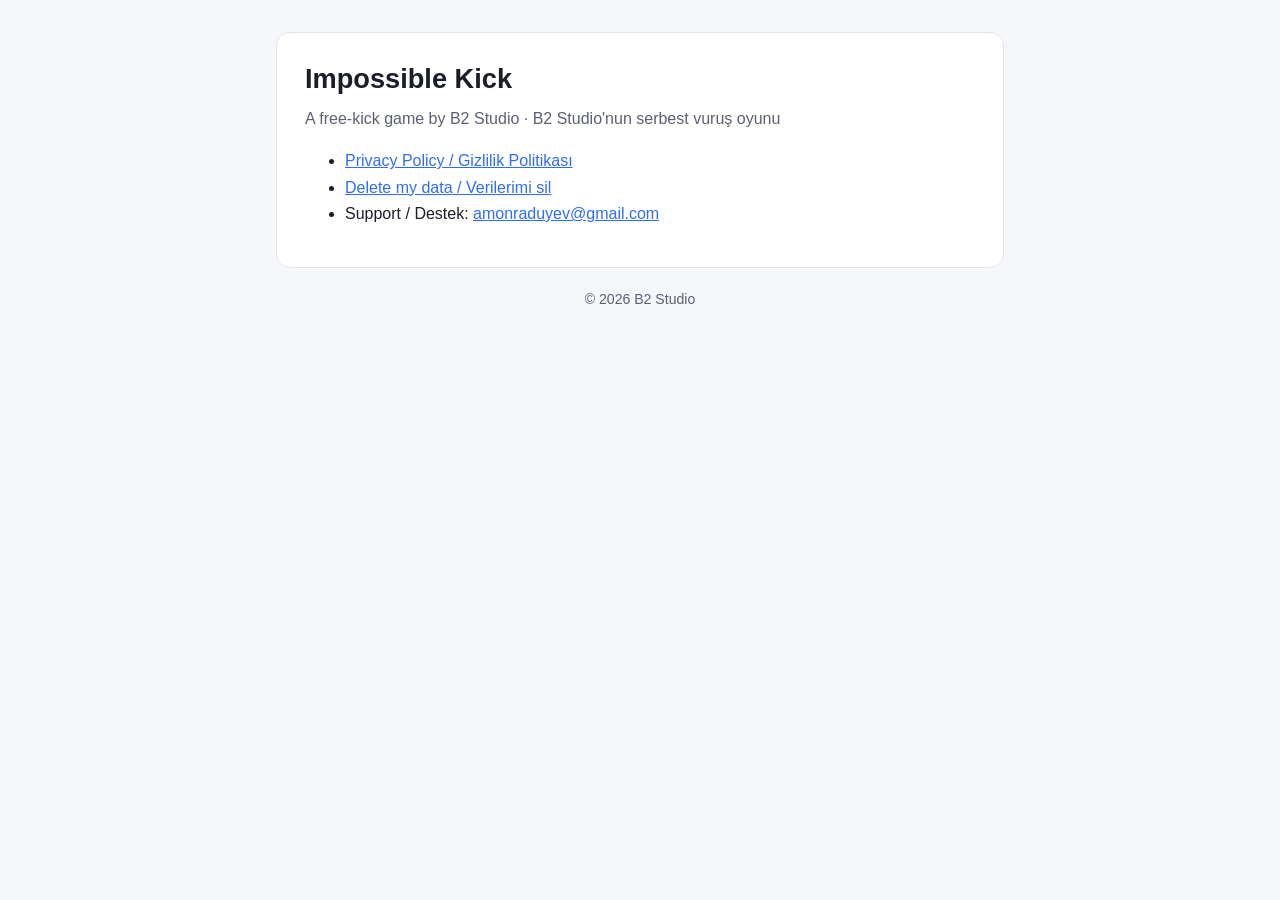
<file: index.html>
<!doctype html>
<html lang="en">
<head>
<meta charset="utf-8">
<meta name="viewport" content="width=device-width,initial-scale=1">
<title>Impossible Kick</title>
<link rel="stylesheet" href="style.css">
</head>
<body>
<main>
<div class="card">
<h1>Impossible Kick</h1>
<p class="sub">A free-kick game by B2 Studio · B2 Studio'nun serbest vuruş oyunu</p>
<ul>
<li><a href="privacy.html">Privacy Policy / Gizlilik Politikası</a></li>
<li><a href="delete.html">Delete my data / Verilerimi sil</a></li>
<li>Support / Destek: <a href="mailto:amonraduyev@gmail.com">amonraduyev@gmail.com</a></li>
</ul>
</div>
<footer>© 2026 B2 Studio</footer>
</main>
</body>
</html>
</file>
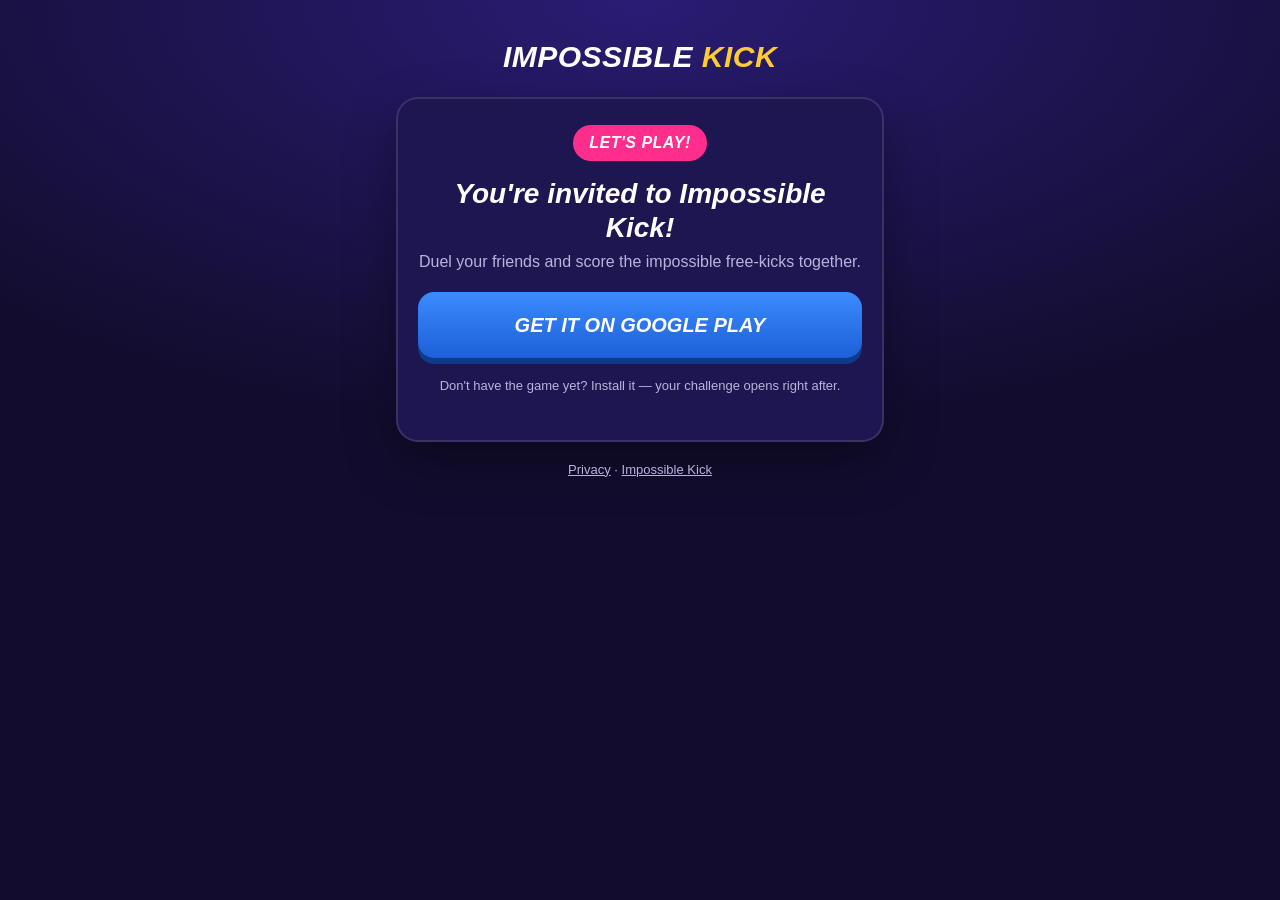
<file: d/index.html>
<!doctype html>
<html lang="en">
<head>
<meta charset="utf-8">
<meta name="viewport" content="width=device-width,initial-scale=1">
<title>Impossible Kick – Challenge</title>
<meta name="description" content="A friend challenged you on Impossible Kick. Can you beat their free-kick?">
<meta property="og:type" content="website">
<meta property="og:title" content="⚽ You've been challenged on Impossible Kick!">
<meta property="og:description" content="Can you beat your friend's free-kick? Tap to accept the duel.">
<meta property="og:image" content="https://amonraduyev.github.io/ifk-legal/og.png">
<meta property="og:image:width" content="1200">
<meta property="og:image:height" content="630">
<meta name="twitter:card" content="summary_large_image">
<meta name="theme-color" content="#140f33">
<style>
  :root{--bg:#120d2e;--card:#1d1650;--ink:#fff;--mute:#b9b4dd;--pink:#ff2d8b;--gold:#ffcb32;--blue:#2d7bff}
  *{box-sizing:border-box}
  html,body{margin:0;min-height:100%;background:radial-gradient(120% 80% at 50% 0%,#2a1c74 0%,var(--bg) 60%) fixed;color:var(--ink);font:16px/1.5 -apple-system,BlinkMacSystemFont,"Segoe UI",Roboto,sans-serif}
  main{max-width:520px;margin:0 auto;padding:28px 16px 40px;text-align:center}
  .logo{font-weight:900;font-style:italic;font-size:30px;letter-spacing:.5px;margin:6px 0 18px}
  .logo span{color:var(--gold)}
  .card{background:var(--card);border:2px solid rgba(255,255,255,.12);border-radius:22px;padding:26px 20px;box-shadow:0 20px 50px rgba(0,0,0,.35)}
  .tag{display:inline-block;background:var(--pink);color:#fff;font-weight:900;font-style:italic;border-radius:999px;padding:6px 16px;letter-spacing:.5px}
  h1{font-size:28px;line-height:1.2;margin:16px 0 6px;font-style:italic;font-weight:900}
  p{color:var(--mute);margin:0 0 18px}
  .btn{display:block;width:100%;border:0;border-radius:16px;padding:18px 16px;font-size:20px;font-weight:900;font-style:italic;color:#fff;text-decoration:none;margin:10px 0;cursor:pointer}
  .play{background:linear-gradient(180deg,#ff4f9e,#d81b6a);box-shadow:0 6px 0 #8f0f45}
  .store{background:linear-gradient(180deg,#3b8bff,#1d5fd6);box-shadow:0 6px 0 #0f3a8a}
  .small{font-size:13px;color:var(--mute);margin-top:18px}
  .small a{color:var(--mute)}
  .hidden{display:none}
</style>
</head>
<body>
<main>
  <div class="logo">IMPOSSIBLE <span>KICK</span></div>
  <div class="card">
    <span class="tag" id="tag">CHALLENGE!</span>
    <h1 id="title">A friend challenged you!</h1>
    <p id="sub">Can you beat their free-kick? Same level, same rules, three attempts.</p>
    <a class="btn play" id="open" href="#">OPEN IN THE GAME</a>
    <a class="btn store" id="store" href="#">GET IT ON GOOGLE PLAY</a>
    <p class="small hidden" id="ios">The iPhone version is coming soon.</p>
    <p class="small" id="hint">Don't have the game yet? Install it — your challenge opens right after.</p>
  </div>
  <p class="small"><a href="../privacy.html">Privacy</a> · <a href="../index.html">Impossible Kick</a></p>
</main>
<script>
(function () {
  var PKG = 'com.GoToTheMoon.ImpossibleFreekick';
  var APPSTORE = null; // the App Store page, once the iOS version is out
  var q = new URLSearchParams(location.search);
  var id = (q.get('i') || '').replace(/[^0-9A-Za-z]/g, '').slice(0, 12);
  var code = q.get('c') || '';
  var query = id ? 'i=' + encodeURIComponent(id) : (code ? 'c=' + encodeURIComponent(code) : '');
  var play = 'https://play.google.com/store/apps/details?id=' + PKG + (query ? '&referrer=' + encodeURIComponent(query) : '');
  var ua = navigator.userAgent || '';
  var android = /Android/i.test(ua), ios = /iPhone|iPad|iPod/i.test(ua) || (navigator.platform === 'MacIntel' && navigator.maxTouchPoints > 1);
  var tr = (navigator.language || '').toLowerCase().indexOf('tr') === 0;
  var T = tr ? {
    tag: 'MEYDAN OKUMA!', title: 'Bir arkadaşın sana meydan okudu!', sub: 'Onun frikiğini geçebilir misin? Aynı bölüm, aynı kurallar, üç deneme.',
    invTag: 'HADİ OYNAYALIM!', invTitle: 'Impossible Kick\'e davetlisin!', invSub: 'Arkadaşınla düello yap, imkânsız frikikleri birlikte at.',
    open: 'OYUNDA AÇ', store: 'GOOGLE PLAY\'DEN İNDİR', ios: 'iPhone sürümü çok yakında.', hint: 'Oyun yüklü değil mi? İndir — meydan okuman hemen ardından açılır.'
  } : {
    tag: 'CHALLENGE!', title: 'A friend challenged you!', sub: 'Can you beat their free-kick? Same level, same rules, three attempts.',
    invTag: 'LET\'S PLAY!', invTitle: 'You\'re invited to Impossible Kick!', invSub: 'Duel your friends and score the impossible free-kicks together.',
    open: 'OPEN IN THE GAME', store: 'GET IT ON GOOGLE PLAY', ios: 'The iPhone version is coming soon.', hint: 'Don\'t have the game yet? Install it — your challenge opens right after.'
  };
  var $ = function (x) { return document.getElementById(x); };
  if (tr) document.documentElement.lang = 'tr';
  $('tag').textContent = query ? T.tag : T.invTag;
  $('title').textContent = query ? T.title : T.invTitle;
  $('sub').textContent = query ? T.sub : T.invSub;
  $('open').textContent = T.open;
  $('store').textContent = T.store;
  $('ios').textContent = T.ios;
  $('hint').textContent = T.hint;
  $('store').href = play;

  var deep = 'ifk://d' + (query ? '?' + query : '');
  if (android) {
    // Chrome / most Android browsers: open the game, or fall back to its Play page (with the challenge as referrer)
    var intent = 'intent://d' + (query ? '?' + query : '') + '#Intent;scheme=ifk;package=' + PKG + ';S.browser_fallback_url=' + encodeURIComponent(play) + ';end';
    $('open').href = intent;
    if (query) setTimeout(function () { location.href = intent; }, 300);
  } else if (ios) {
    $('open').href = deep;
    if (APPSTORE) { $('store').href = APPSTORE; $('store').textContent = tr ? 'APP STORE\'DAN İNDİR' : 'GET IT ON THE APP STORE'; }
    else { $('store').classList.add('hidden'); $('ios').classList.remove('hidden'); }
  } else {
    $('open').classList.add('hidden');
  }
})();
</script>
</body>
</html>
</file>
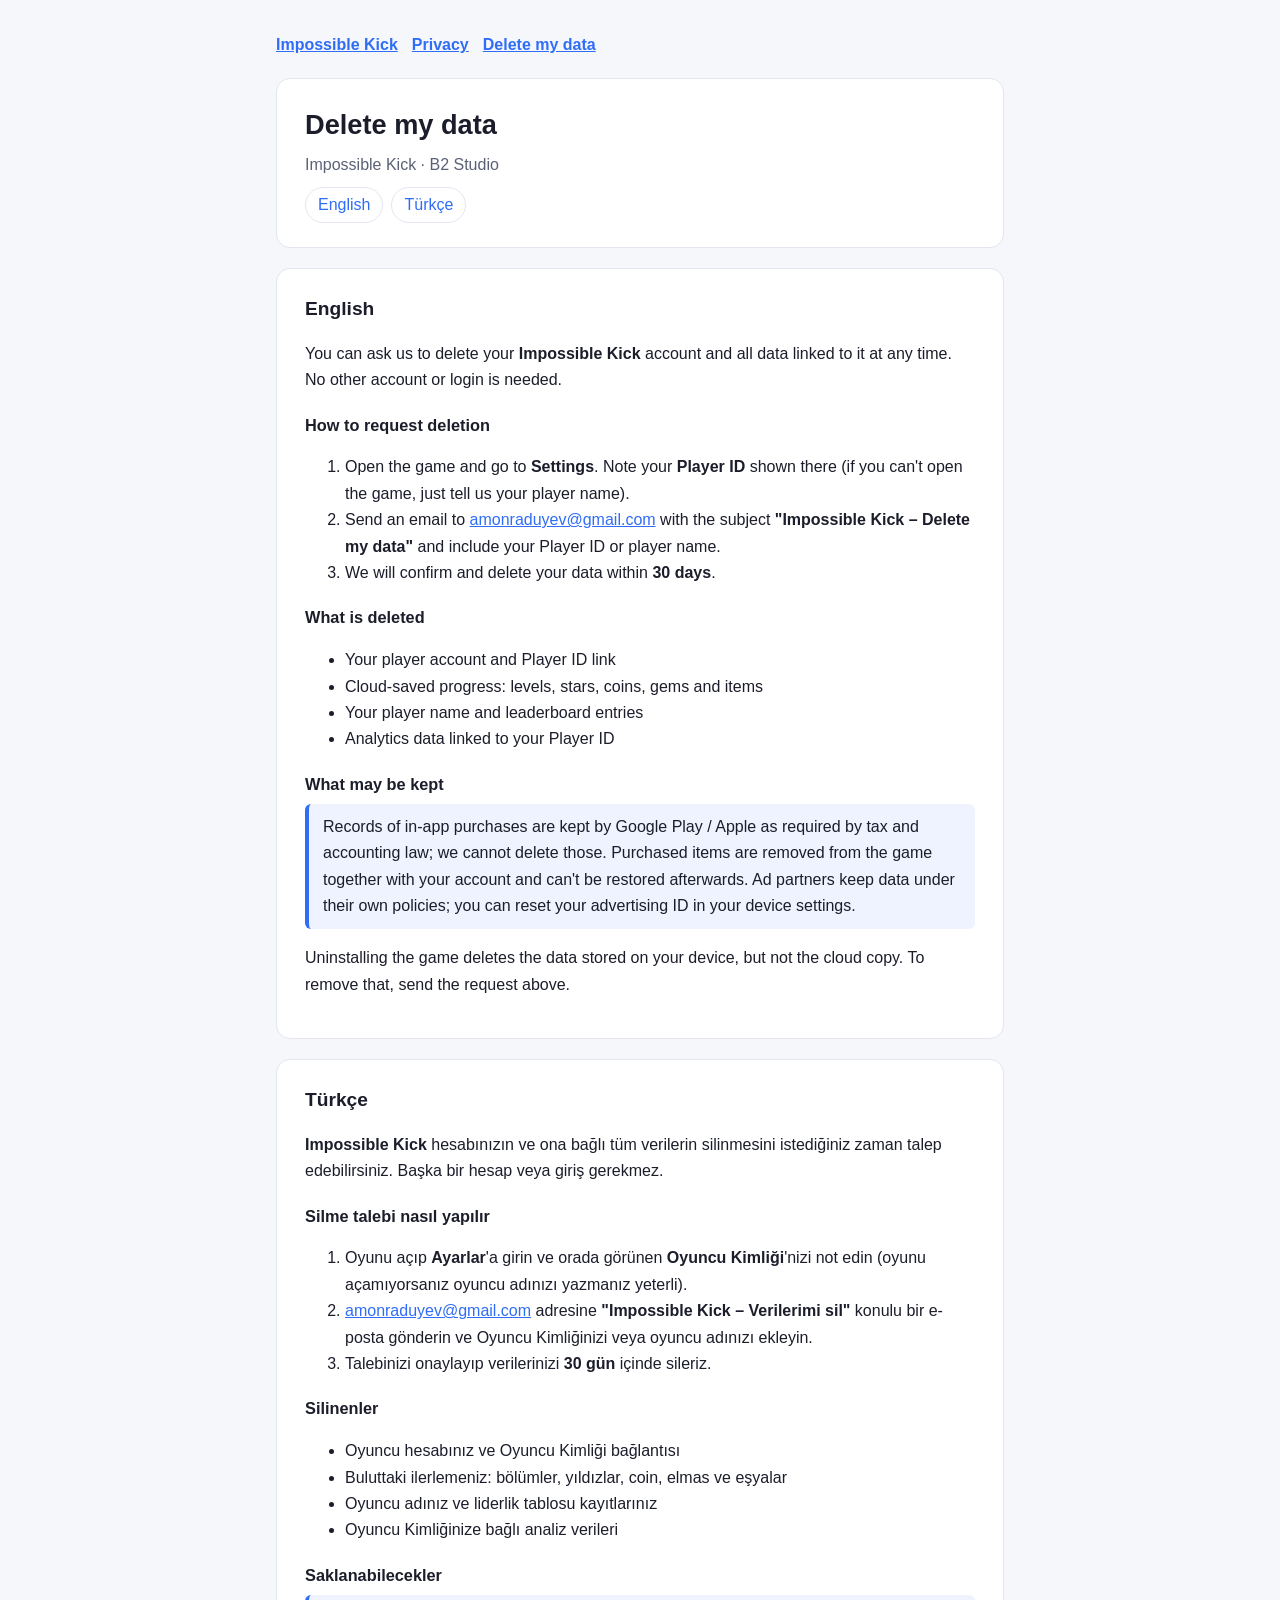
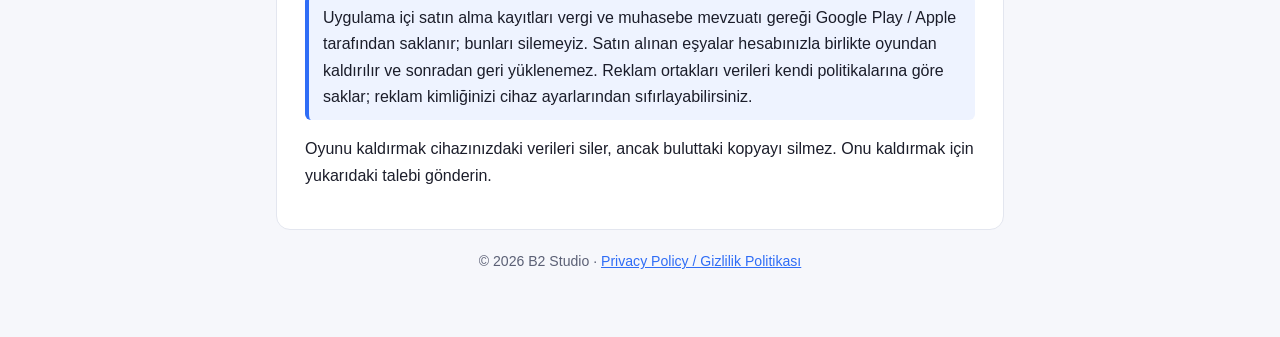
<file: delete.html>
<!doctype html>
<html lang="en">
<head>
<meta charset="utf-8">
<meta name="viewport" content="width=device-width,initial-scale=1">
<title>Delete My Data – Impossible Kick</title>
<link rel="stylesheet" href="style.css">
</head>
<body>
<main>
<nav><a href="index.html">Impossible Kick</a><a href="privacy.html">Privacy</a><a href="delete.html">Delete my data</a></nav>

<div class="card">
<h1>Delete my data</h1>
<p class="sub">Impossible Kick · B2 Studio</p>
<div class="lang"><a href="#en">English</a><a href="#tr">Türkçe</a></div>
</div>

<div class="card" id="en">
<h2 style="margin-top:0">English</h2>
<p>You can ask us to delete your <b>Impossible Kick</b> account and all data linked to it at any time. No other account or login is needed.</p>
<h3>How to request deletion</h3>
<ol>
<li>Open the game and go to <b>Settings</b>. Note your <b>Player ID</b> shown there (if you can't open the game, just tell us your player name).</li>
<li>Send an email to <a href="mailto:amonraduyev@gmail.com?subject=Impossible%20Kick%20-%20Delete%20my%20data">amonraduyev@gmail.com</a> with the subject <b>"Impossible Kick – Delete my data"</b> and include your Player ID or player name.</li>
<li>We will confirm and delete your data within <b>30 days</b>.</li>
</ol>
<h3>What is deleted</h3>
<ul>
<li>Your player account and Player ID link</li>
<li>Cloud-saved progress: levels, stars, coins, gems and items</li>
<li>Your player name and leaderboard entries</li>
<li>Analytics data linked to your Player ID</li>
</ul>
<h3>What may be kept</h3>
<div class="box">Records of in-app purchases are kept by Google Play / Apple as required by tax and accounting law; we cannot delete those. Purchased items are removed from the game together with your account and can't be restored afterwards. Ad partners keep data under their own policies; you can reset your advertising ID in your device settings.</div>
<p>Uninstalling the game deletes the data stored on your device, but not the cloud copy. To remove that, send the request above.</p>
</div>

<div class="card" id="tr" lang="tr">
<h2 style="margin-top:0">Türkçe</h2>
<p><b>Impossible Kick</b> hesabınızın ve ona bağlı tüm verilerin silinmesini istediğiniz zaman talep edebilirsiniz. Başka bir hesap veya giriş gerekmez.</p>
<h3>Silme talebi nasıl yapılır</h3>
<ol>
<li>Oyunu açıp <b>Ayarlar</b>'a girin ve orada görünen <b>Oyuncu Kimliği</b>'nizi not edin (oyunu açamıyorsanız oyuncu adınızı yazmanız yeterli).</li>
<li><a href="mailto:amonraduyev@gmail.com?subject=Impossible%20Kick%20-%20Verilerimi%20sil">amonraduyev@gmail.com</a> adresine <b>"Impossible Kick – Verilerimi sil"</b> konulu bir e-posta gönderin ve Oyuncu Kimliğinizi veya oyuncu adınızı ekleyin.</li>
<li>Talebinizi onaylayıp verilerinizi <b>30 gün</b> içinde sileriz.</li>
</ol>
<h3>Silinenler</h3>
<ul>
<li>Oyuncu hesabınız ve Oyuncu Kimliği bağlantısı</li>
<li>Buluttaki ilerlemeniz: bölümler, yıldızlar, coin, elmas ve eşyalar</li>
<li>Oyuncu adınız ve liderlik tablosu kayıtlarınız</li>
<li>Oyuncu Kimliğinize bağlı analiz verileri</li>
</ul>
<h3>Saklanabilecekler</h3>
<div class="box">Uygulama içi satın alma kayıtları vergi ve muhasebe mevzuatı gereği Google Play / Apple tarafından saklanır; bunları silemeyiz. Satın alınan eşyalar hesabınızla birlikte oyundan kaldırılır ve sonradan geri yüklenemez. Reklam ortakları verileri kendi politikalarına göre saklar; reklam kimliğinizi cihaz ayarlarından sıfırlayabilirsiniz.</div>
<p>Oyunu kaldırmak cihazınızdaki verileri siler, ancak buluttaki kopyayı silmez. Onu kaldırmak için yukarıdaki talebi gönderin.</p>
</div>

<footer>© 2026 B2 Studio · <a href="privacy.html">Privacy Policy / Gizlilik Politikası</a></footer>
</main>
</body>
</html>
</file>
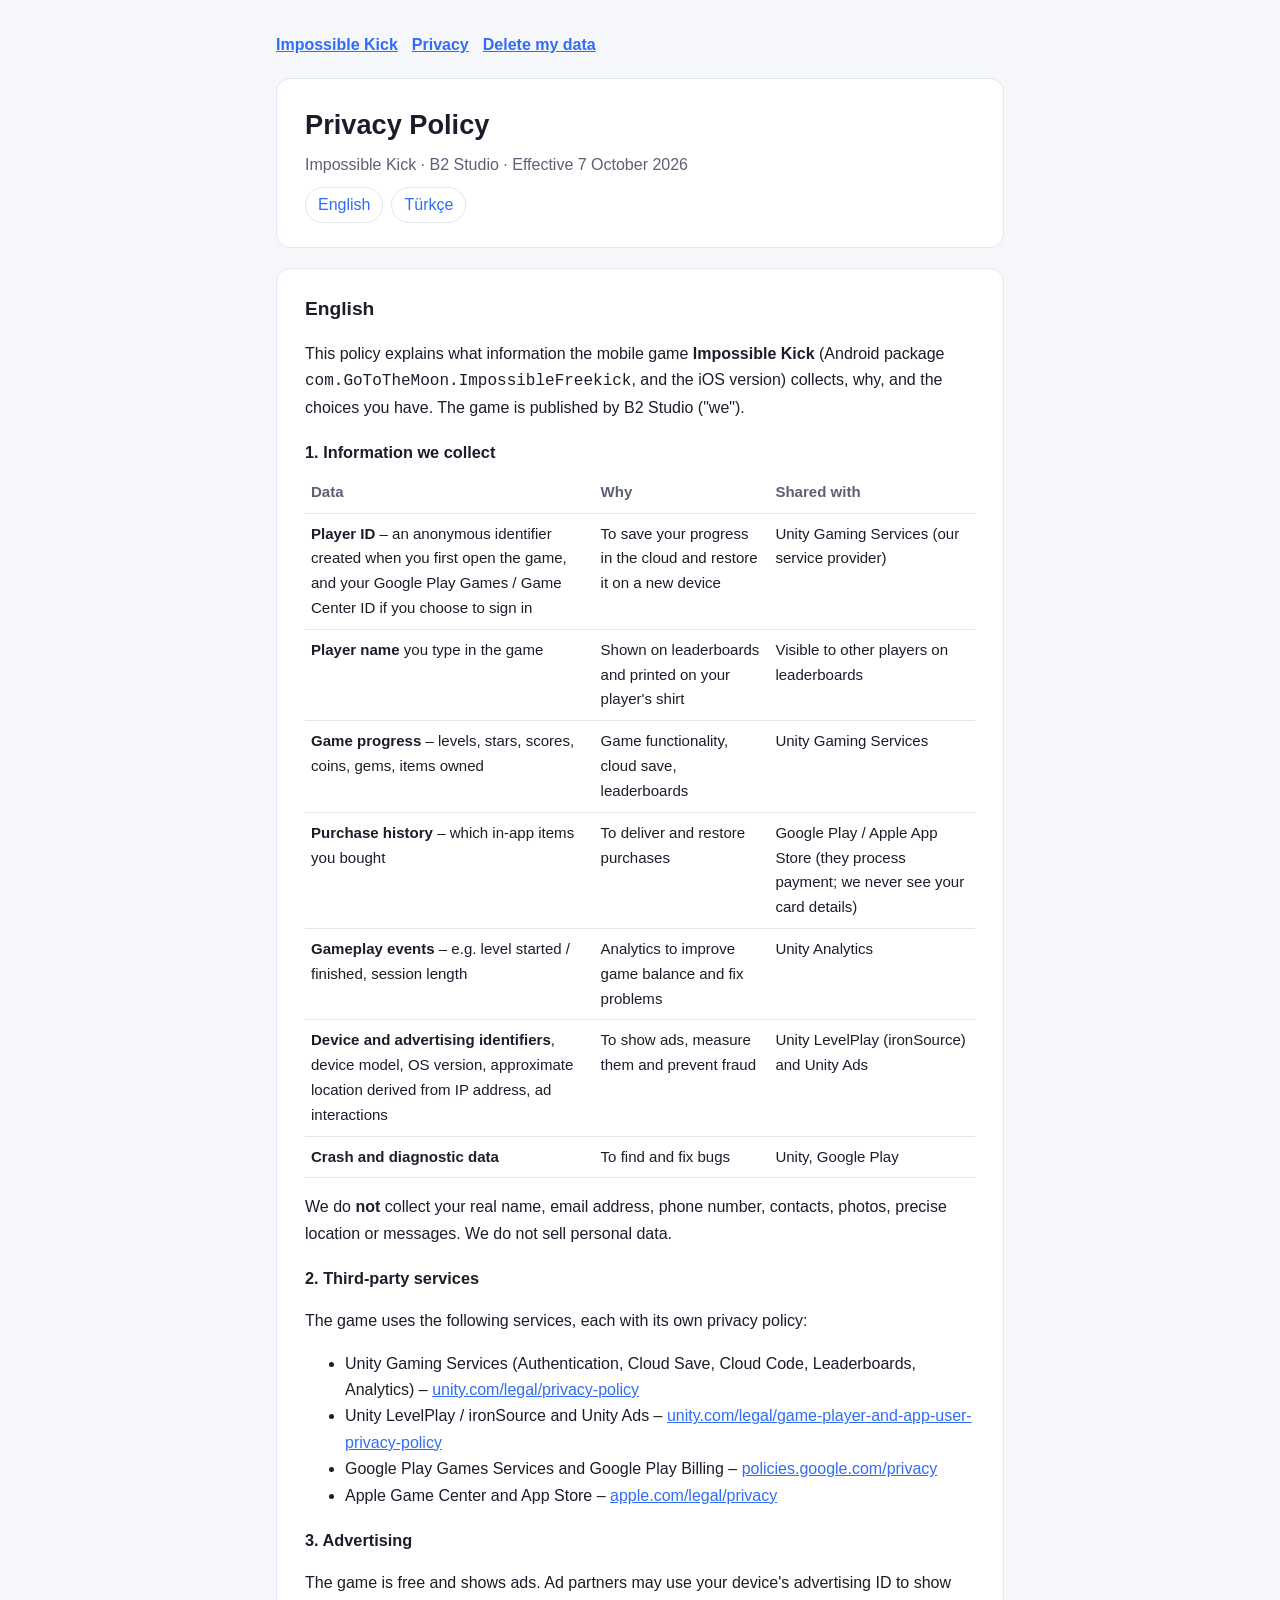
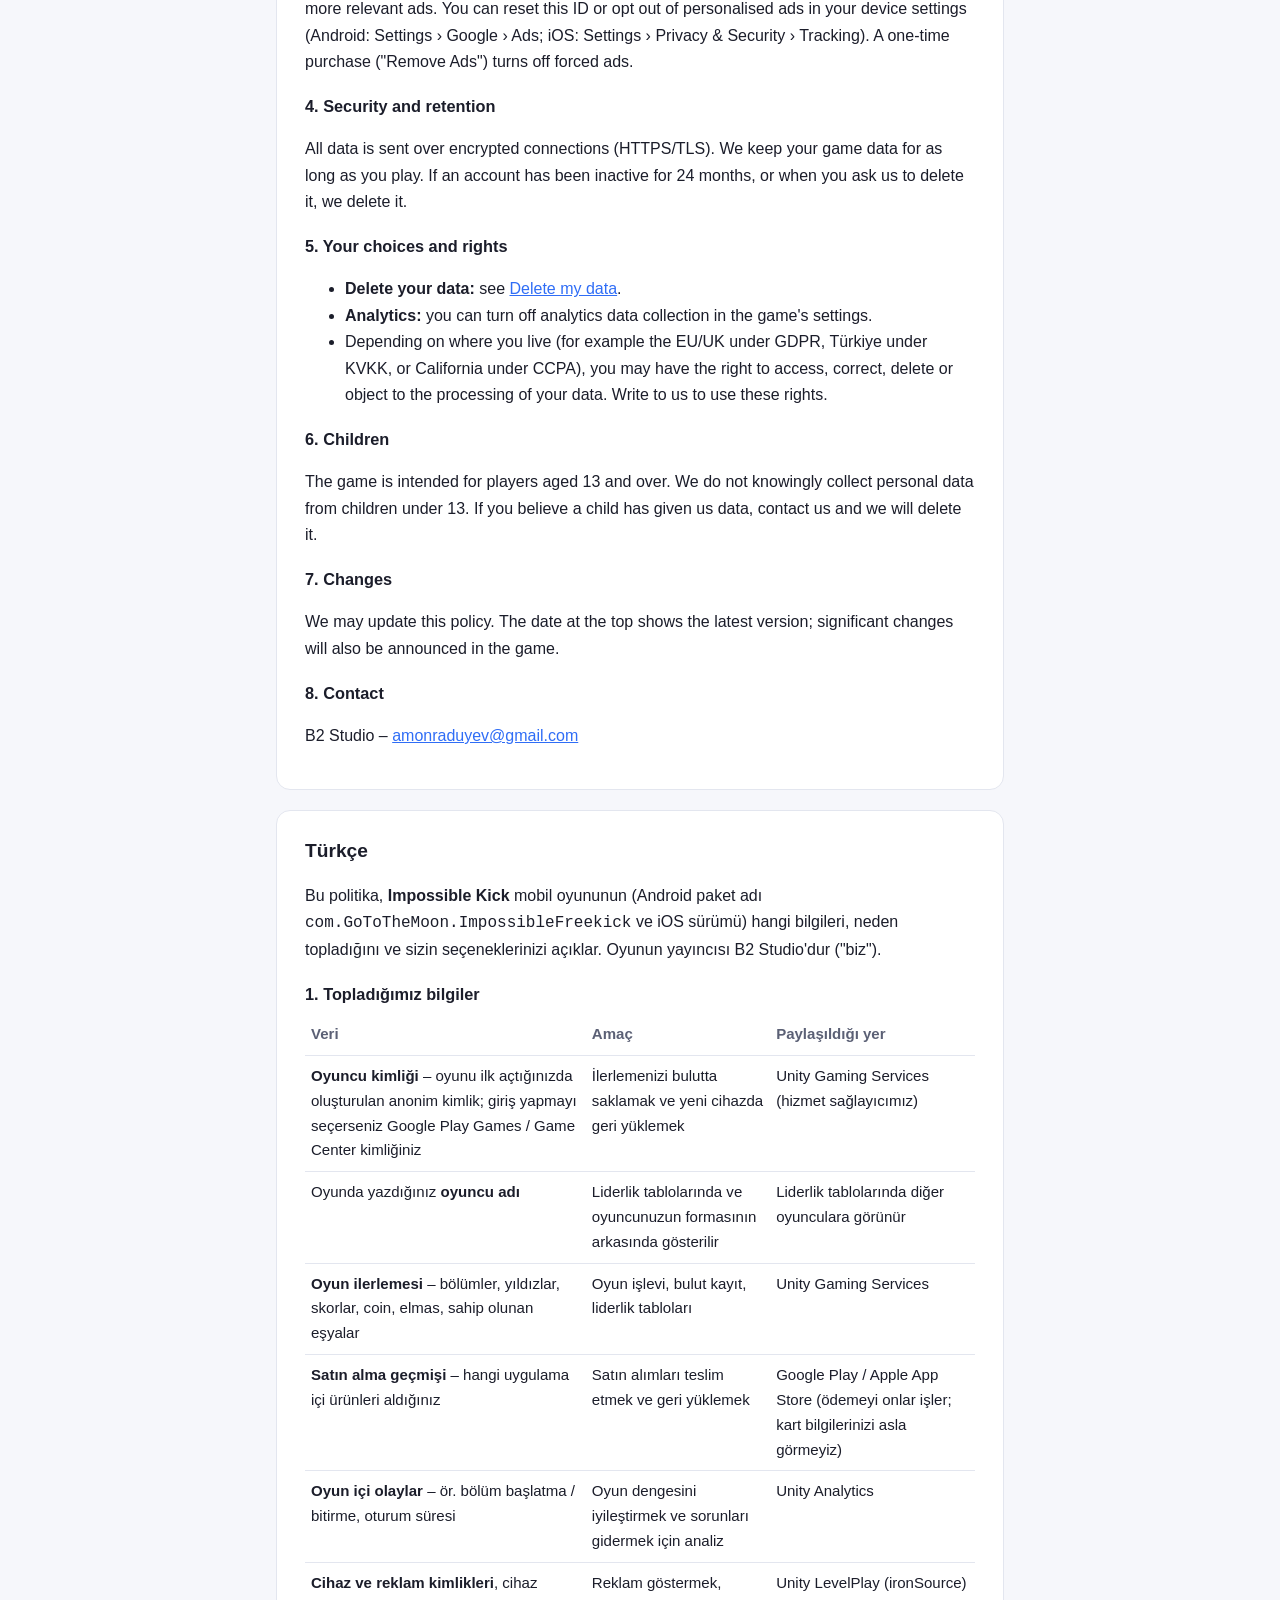
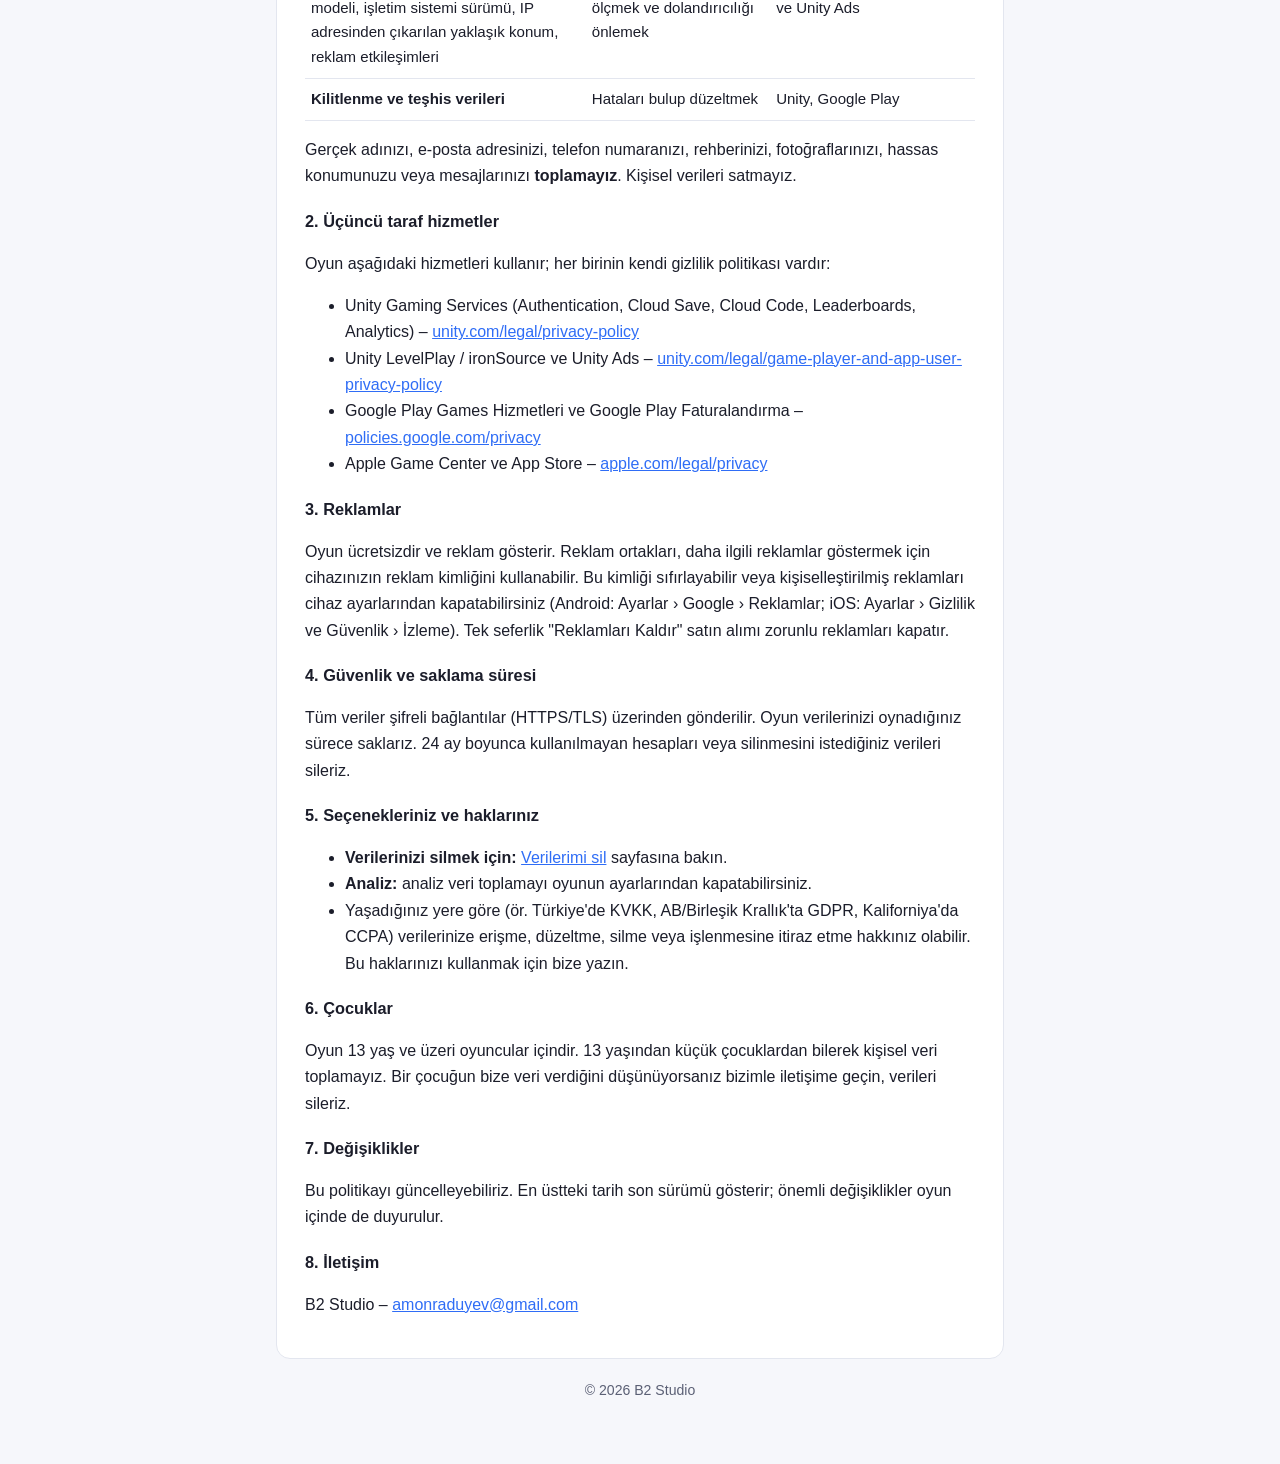
<file: privacy.html>
<!doctype html>
<html lang="en">
<head>
<meta charset="utf-8">
<meta name="viewport" content="width=device-width,initial-scale=1">
<title>Privacy Policy – Impossible Kick</title>
<link rel="stylesheet" href="style.css">
</head>
<body>
<main>
<nav><a href="index.html">Impossible Kick</a><a href="privacy.html">Privacy</a><a href="delete.html">Delete my data</a></nav>

<div class="card">
<h1>Privacy Policy</h1>
<p class="sub">Impossible Kick · B2 Studio · Effective 7 October 2026</p>
<div class="lang"><a href="#en">English</a><a href="#tr">Türkçe</a></div>
</div>

<div class="card" id="en">
<h2 style="margin-top:0">English</h2>
<p>This policy explains what information the mobile game <b>Impossible Kick</b> (Android package <code>com.GoToTheMoon.ImpossibleFreekick</code>, and the iOS version) collects, why, and the choices you have. The game is published by B2 Studio ("we").</p>

<h3>1. Information we collect</h3>
<table>
<tr><th>Data</th><th>Why</th><th>Shared with</th></tr>
<tr><td><b>Player ID</b> – an anonymous identifier created when you first open the game, and your Google Play Games / Game Center ID if you choose to sign in</td><td>To save your progress in the cloud and restore it on a new device</td><td>Unity Gaming Services (our service provider)</td></tr>
<tr><td><b>Player name</b> you type in the game</td><td>Shown on leaderboards and printed on your player's shirt</td><td>Visible to other players on leaderboards</td></tr>
<tr><td><b>Game progress</b> – levels, stars, scores, coins, gems, items owned</td><td>Game functionality, cloud save, leaderboards</td><td>Unity Gaming Services</td></tr>
<tr><td><b>Purchase history</b> – which in-app items you bought</td><td>To deliver and restore purchases</td><td>Google Play / Apple App Store (they process payment; we never see your card details)</td></tr>
<tr><td><b>Gameplay events</b> – e.g. level started / finished, session length</td><td>Analytics to improve game balance and fix problems</td><td>Unity Analytics</td></tr>
<tr><td><b>Device and advertising identifiers</b>, device model, OS version, approximate location derived from IP address, ad interactions</td><td>To show ads, measure them and prevent fraud</td><td>Unity LevelPlay (ironSource) and Unity Ads</td></tr>
<tr><td><b>Crash and diagnostic data</b></td><td>To find and fix bugs</td><td>Unity, Google Play</td></tr>
</table>
<p>We do <b>not</b> collect your real name, email address, phone number, contacts, photos, precise location or messages. We do not sell personal data.</p>

<h3>2. Third-party services</h3>
<p>The game uses the following services, each with its own privacy policy:</p>
<ul>
<li>Unity Gaming Services (Authentication, Cloud Save, Cloud Code, Leaderboards, Analytics) – <a href="https://unity.com/legal/privacy-policy">unity.com/legal/privacy-policy</a></li>
<li>Unity LevelPlay / ironSource and Unity Ads – <a href="https://unity.com/legal/game-player-and-app-user-privacy-policy">unity.com/legal/game-player-and-app-user-privacy-policy</a></li>
<li>Google Play Games Services and Google Play Billing – <a href="https://policies.google.com/privacy">policies.google.com/privacy</a></li>
<li>Apple Game Center and App Store – <a href="https://www.apple.com/legal/privacy/">apple.com/legal/privacy</a></li>
</ul>

<h3>3. Advertising</h3>
<p>The game is free and shows ads. Ad partners may use your device's advertising ID to show more relevant ads. You can reset this ID or opt out of personalised ads in your device settings (Android: Settings › Google › Ads; iOS: Settings › Privacy &amp; Security › Tracking). A one-time purchase ("Remove Ads") turns off forced ads.</p>

<h3>4. Security and retention</h3>
<p>All data is sent over encrypted connections (HTTPS/TLS). We keep your game data for as long as you play. If an account has been inactive for 24 months, or when you ask us to delete it, we delete it.</p>

<h3>5. Your choices and rights</h3>
<ul>
<li><b>Delete your data:</b> see <a href="delete.html">Delete my data</a>.</li>
<li><b>Analytics:</b> you can turn off analytics data collection in the game's settings.</li>
<li>Depending on where you live (for example the EU/UK under GDPR, Türkiye under KVKK, or California under CCPA), you may have the right to access, correct, delete or object to the processing of your data. Write to us to use these rights.</li>
</ul>

<h3>6. Children</h3>
<p>The game is intended for players aged 13 and over. We do not knowingly collect personal data from children under 13. If you believe a child has given us data, contact us and we will delete it.</p>

<h3>7. Changes</h3>
<p>We may update this policy. The date at the top shows the latest version; significant changes will also be announced in the game.</p>

<h3>8. Contact</h3>
<p>B2 Studio – <a href="mailto:amonraduyev@gmail.com">amonraduyev@gmail.com</a></p>
</div>

<div class="card" id="tr" lang="tr">
<h2 style="margin-top:0">Türkçe</h2>
<p>Bu politika, <b>Impossible Kick</b> mobil oyununun (Android paket adı <code>com.GoToTheMoon.ImpossibleFreekick</code> ve iOS sürümü) hangi bilgileri, neden topladığını ve sizin seçeneklerinizi açıklar. Oyunun yayıncısı B2 Studio'dur ("biz").</p>

<h3>1. Topladığımız bilgiler</h3>
<table>
<tr><th>Veri</th><th>Amaç</th><th>Paylaşıldığı yer</th></tr>
<tr><td><b>Oyuncu kimliği</b> – oyunu ilk açtığınızda oluşturulan anonim kimlik; giriş yapmayı seçerseniz Google Play Games / Game Center kimliğiniz</td><td>İlerlemenizi bulutta saklamak ve yeni cihazda geri yüklemek</td><td>Unity Gaming Services (hizmet sağlayıcımız)</td></tr>
<tr><td>Oyunda yazdığınız <b>oyuncu adı</b></td><td>Liderlik tablolarında ve oyuncunuzun formasının arkasında gösterilir</td><td>Liderlik tablolarında diğer oyunculara görünür</td></tr>
<tr><td><b>Oyun ilerlemesi</b> – bölümler, yıldızlar, skorlar, coin, elmas, sahip olunan eşyalar</td><td>Oyun işlevi, bulut kayıt, liderlik tabloları</td><td>Unity Gaming Services</td></tr>
<tr><td><b>Satın alma geçmişi</b> – hangi uygulama içi ürünleri aldığınız</td><td>Satın alımları teslim etmek ve geri yüklemek</td><td>Google Play / Apple App Store (ödemeyi onlar işler; kart bilgilerinizi asla görmeyiz)</td></tr>
<tr><td><b>Oyun içi olaylar</b> – ör. bölüm başlatma / bitirme, oturum süresi</td><td>Oyun dengesini iyileştirmek ve sorunları gidermek için analiz</td><td>Unity Analytics</td></tr>
<tr><td><b>Cihaz ve reklam kimlikleri</b>, cihaz modeli, işletim sistemi sürümü, IP adresinden çıkarılan yaklaşık konum, reklam etkileşimleri</td><td>Reklam göstermek, ölçmek ve dolandırıcılığı önlemek</td><td>Unity LevelPlay (ironSource) ve Unity Ads</td></tr>
<tr><td><b>Kilitlenme ve teşhis verileri</b></td><td>Hataları bulup düzeltmek</td><td>Unity, Google Play</td></tr>
</table>
<p>Gerçek adınızı, e-posta adresinizi, telefon numaranızı, rehberinizi, fotoğraflarınızı, hassas konumunuzu veya mesajlarınızı <b>toplamayız</b>. Kişisel verileri satmayız.</p>

<h3>2. Üçüncü taraf hizmetler</h3>
<p>Oyun aşağıdaki hizmetleri kullanır; her birinin kendi gizlilik politikası vardır:</p>
<ul>
<li>Unity Gaming Services (Authentication, Cloud Save, Cloud Code, Leaderboards, Analytics) – <a href="https://unity.com/legal/privacy-policy">unity.com/legal/privacy-policy</a></li>
<li>Unity LevelPlay / ironSource ve Unity Ads – <a href="https://unity.com/legal/game-player-and-app-user-privacy-policy">unity.com/legal/game-player-and-app-user-privacy-policy</a></li>
<li>Google Play Games Hizmetleri ve Google Play Faturalandırma – <a href="https://policies.google.com/privacy">policies.google.com/privacy</a></li>
<li>Apple Game Center ve App Store – <a href="https://www.apple.com/legal/privacy/">apple.com/legal/privacy</a></li>
</ul>

<h3>3. Reklamlar</h3>
<p>Oyun ücretsizdir ve reklam gösterir. Reklam ortakları, daha ilgili reklamlar göstermek için cihazınızın reklam kimliğini kullanabilir. Bu kimliği sıfırlayabilir veya kişiselleştirilmiş reklamları cihaz ayarlarından kapatabilirsiniz (Android: Ayarlar › Google › Reklamlar; iOS: Ayarlar › Gizlilik ve Güvenlik › İzleme). Tek seferlik "Reklamları Kaldır" satın alımı zorunlu reklamları kapatır.</p>

<h3>4. Güvenlik ve saklama süresi</h3>
<p>Tüm veriler şifreli bağlantılar (HTTPS/TLS) üzerinden gönderilir. Oyun verilerinizi oynadığınız sürece saklarız. 24 ay boyunca kullanılmayan hesapları veya silinmesini istediğiniz verileri sileriz.</p>

<h3>5. Seçenekleriniz ve haklarınız</h3>
<ul>
<li><b>Verilerinizi silmek için:</b> <a href="delete.html">Verilerimi sil</a> sayfasına bakın.</li>
<li><b>Analiz:</b> analiz veri toplamayı oyunun ayarlarından kapatabilirsiniz.</li>
<li>Yaşadığınız yere göre (ör. Türkiye'de KVKK, AB/Birleşik Krallık'ta GDPR, Kaliforniya'da CCPA) verilerinize erişme, düzeltme, silme veya işlenmesine itiraz etme hakkınız olabilir. Bu haklarınızı kullanmak için bize yazın.</li>
</ul>

<h3>6. Çocuklar</h3>
<p>Oyun 13 yaş ve üzeri oyuncular içindir. 13 yaşından küçük çocuklardan bilerek kişisel veri toplamayız. Bir çocuğun bize veri verdiğini düşünüyorsanız bizimle iletişime geçin, verileri sileriz.</p>

<h3>7. Değişiklikler</h3>
<p>Bu politikayı güncelleyebiliriz. En üstteki tarih son sürümü gösterir; önemli değişiklikler oyun içinde de duyurulur.</p>

<h3>8. İletişim</h3>
<p>B2 Studio – <a href="mailto:amonraduyev@gmail.com">amonraduyev@gmail.com</a></p>
</div>

<footer>© 2026 B2 Studio</footer>
</main>
</body>
</html>
</file>
<file: style.css>
:root{--bg:#f6f7fb;--card:#fff;--ink:#1b1d2a;--mute:#5b6075;--accent:#2f6df6;--line:#e3e6ef}
@media (prefers-color-scheme:dark){:root{--bg:#12131a;--card:#1b1d27;--ink:#ecedf3;--mute:#a3a8bc;--accent:#7aa2ff;--line:#2b2e3b}}
*{box-sizing:border-box}body{margin:0;background:var(--bg);color:var(--ink);font:16px/1.65 -apple-system,BlinkMacSystemFont,"Segoe UI",Roboto,sans-serif}
main{max-width:760px;margin:0 auto;padding:32px 16px 64px}
.card{background:var(--card);border:1px solid var(--line);border-radius:14px;padding:24px 28px;margin-bottom:20px}
h1{font-size:1.7rem;margin:0 0 4px}h2{font-size:1.2rem;margin:28px 0 8px}h3{font-size:1.02rem;margin:18px 0 6px}
.sub{color:var(--mute);margin:0 0 8px}a{color:var(--accent)}
nav{display:flex;gap:14px;flex-wrap:wrap;margin-bottom:20px;font-weight:600}
.lang{display:flex;gap:8px;margin:8px 0 0}.lang a{padding:4px 12px;border:1px solid var(--line);border-radius:999px;text-decoration:none}
table{width:100%;border-collapse:collapse;font-size:.94rem}th,td{text-align:left;padding:8px 6px;border-bottom:1px solid var(--line);vertical-align:top}
th{color:var(--mute);font-weight:600}
.box{border-left:4px solid var(--accent);padding:10px 14px;background:color-mix(in srgb,var(--accent) 8%,transparent);border-radius:6px}
footer{color:var(--mute);font-size:.88rem;text-align:center}
</file>
